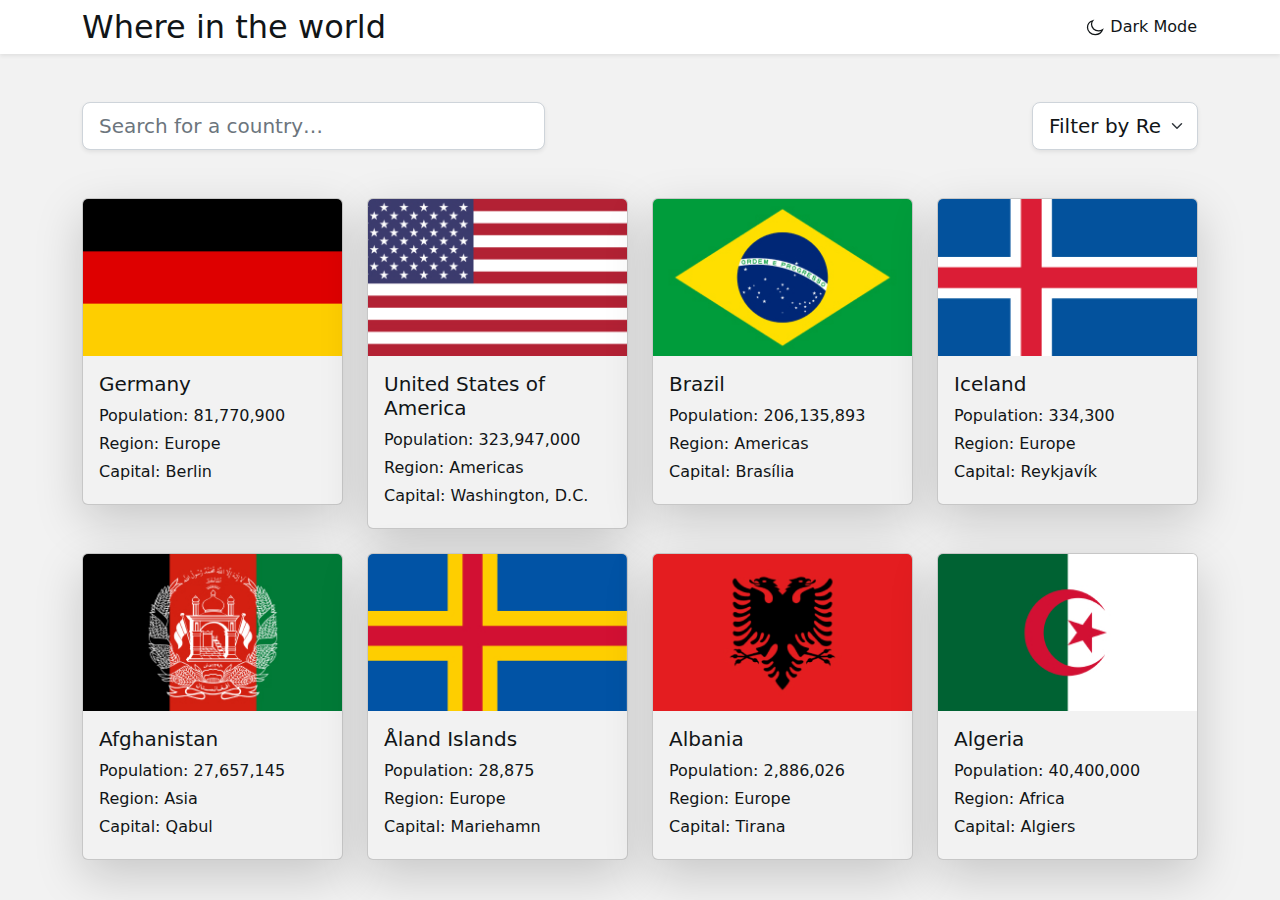
<file: index.html>
<!DOCTYPE html>
<html lang="en">

<head>
    <meta charset="UTF-8">
    <meta http-equiv="X-UA-Compatible" content="IE=edge">
    <meta name="viewport" content="width=device-width, initial-scale=0.9">
    <title>Document</title>
    <link rel="stylesheet" href="./css/style.css">
    <link rel="stylesheet" href="./bootstrap-5.2.2-dist/css/bootstrap.min.css">
</head>

<body class="body">
    <header class="shadow-sm site-header">
        <div class="container">
            <nav class="navbar ">
                <a class="textt h2 m-0 p-0" href="#">Where in the world</a>
                <div class="f-flex">
                    <svg width="18" height="17" viewBox="0 0 18 17" fill="none" xmlns="http://www.w3.org/2000/svg">
                        <path fill-rule="evenodd" clip-rule="evenodd"
                            d="M12.5532 11.815C8.66857 11.815 5.51929 8.92783 5.51929 5.36821C5.51929 4.0253 5.96679 2.78158 6.73143 1.75C3.69036 2.69515 1.5 5.33122 1.5 8.43807C1.5 12.3385 4.94929 15.5 9.20357 15.5C12.5929 15.5 15.4696 13.4932 16.5 10.7045C15.375 11.4048 14.0161 11.815 12.5532 11.815Z"
                            fill="white" stroke="#111517" stroke-width="1.25" />
                    </svg>

                    <button type="button" class="textt btn p-0 nightmod bb">Dark Mode</button>
                </div>
            </nav>
        </div>
    </header>
    <main>
        <section class="pt-5">
            <div class="container">
                <form class="row mb-5 justify-content-between" action="https://echo.htmlacademy.ru/" method="post"
                    autocomplete="off">
                    <div class="col-12 col-lg-10">
                        <input class="inp w-50 form-control form-control-lg shadow-sm ms-0" type="text"
                            placeholder="Search for a country…" aria-label="default input example">
                    </div>
                    <div class="col-12 col-lg-2">
                        <select class="sell form-select form-select-lg shadow-sm " aria-label=".form-select-lg example">
                            <option selected disabled>Filter by Region</option>
                            <option value="1">Africa</option>
                            <option value="2">America</option>
                            <option value="3">Europe</option>
                            <option value="3">Oceania</option>
                        </select>
                    </div>
                </form>

                <div class="row gy-4">
                    <div class="col-12 col-md-6 col-lg-3 col-sm-6">
                        <a class="hoba" href="./about.html">
                            <div class="caca card shadow-lg">
                                <img src="./images/germany.jpg" class="card-img-top" alt="Germany">
                                <div class="card-body">
                                    <h5 class="textt card-title">Germany</h5>
                                    <p class="textt card-text mb-1">
                                        Population: 81,770,900
                                    </p>
                                    <p class="textt card-text mb-1">
                                        Region: Europe
                                    </p>
                                    <p class="textt card-text mb-1">
                                        Capital: Berlin
                                    </p>
                                </div>
                            </div>
                        </a>
                    </div>

                    <div class="col-12 col-md-6 col-lg-3 col-sm-6">
                        <a class="hoba" href="./about.html">
                            <div class="caca card shadow-lg">
                                <img src="./images/us.jpg" class="card-img-top" alt="US">
                                <div class="card-body">
                                    <h5 class="textt card-title">United States of America</h5>
                                    <p class="textt card-text mb-1">
                                        Population: 323,947,000
                                    </p>
                                    <p class="textt card-text mb-1">
                                        Region: Americas
                                    </p>
                                    <p class="textt card-text mb-1">
                                        Capital: Washington, D.C.
                                    </p>
                                </div>
                            </div>
                        </a>
                    </div>

                    <div class="col-12 col-md-6 col-lg-3 col-sm-6">
                        <a class="hoba" href="./about.html">
                            <div class="caca card shadow-lg">
                                <img src="./images/brazil.jpg" class="card-img-top" alt="brazil">
                                <div class="card-body">
                                    <h5 class="textt card-title">Brazil</h5>
                                    <p class="textt card-text mb-1">
                                        Population: 206,135,893
                                    </p>
                                    <p class="textt card-text mb-1">
                                        Region: Americas
                                    </p>
                                    <p class="textt card-text mb-1">
                                        Capital: Brasília
                                    </p>
                                </div>
                            </div>
                        </a>
                    </div>

                    <div class="col-12 col-md-6 col-lg-3 col-sm-6">
                        <a class="hoba" href="./about.html">
                            <div class="caca card shadow-lg">
                                <img src="./images/ice.jpg" class="card-img-top" alt="Iceland">
                                <div class="card-body">
                                    <h5 class="textt card-title">Iceland</h5>
                                    <p class="textt card-text mb-1">
                                        Population: 334,300
                                    </p>
                                    <p class="textt card-text mb-1">
                                        Region: Europe
                                    </p>
                                    <p class="textt card-text mb-1">
                                        Capital: Reykjavík
                                    </p>
                                </div>
                            </div>
                        </a>
                    </div>





                    <div class="col-12 col-md-6 col-lg-3 col-sm-6">
                        <a class="hoba" href="./about.html">
                            <div class="caca card shadow-lg">
                                <img src="./images/afg.jpg" class="card-img-top" alt="Afghanistan">
                                <div class="card-body">
                                    <h5 class="textt card-title">Afghanistan</h5>
                                    <p class="textt card-text mb-1">
                                        Population: 27,657,145
                                    </p>
                                    <p class="textt card-text mb-1">
                                        Region: Asia
                                    </p>
                                    <p class="textt card-text mb-1">
                                        Capital: Qabul
                                    </p>
                                </div>
                            </div>
                        </a>
                    </div>

                    <div class="col-12 col-md-6 col-lg-3 col-sm-6">
                        <a class="hoba" href="./about.html">
                            <div class="caca card shadow-lg">
                                <img src="./images/isl.jpg" class="card-img-top" alt="Åland Islands">
                                <div class="card-body">
                                    <h5 class="textt card-title">Åland Islands</h5>
                                    <p class="textt card-text mb-1">
                                        Population: 28,875
                                    </p>
                                    <p class="textt card-text mb-1">
                                        Region: Europe
                                    </p>
                                    <p class="textt card-text mb-1">
                                        Capital: Mariehamn
                                    </p>
                                </div>
                            </div>
                        </a>
                    </div>

                    <div class="col-12 col-md-6 col-lg-3 col-sm-6">
                        <a class="hoba" href="./about.html">
                            <div class="caca card shadow-lg">
                                <img src="./images/alb.jpg" class="card-img-top" alt="Albania">
                                <div class="card-body">
                                    <h5 class="textt card-title">Albania</h5>
                                    <p class="textt card-text mb-1">
                                        Population: 2,886,026
                                    </p>
                                    <p class="textt card-text mb-1">
                                        Region: Europe
                                    </p>
                                    <p class="textt card-text mb-1">
                                        Capital: Tirana
                                    </p>
                                </div>
                            </div>
                        </a>
                    </div>

                    <div class="col-12 col-md-6 col-lg-3 col-sm-6">
                        <a class="hoba" href="./about.html">
                        <div class="caca card shadow-lg">
                            <img src="./images/alg.jpg" class="card-img-top" alt="Algeria">
                            <div class="card-body">
                                <h5 class="textt card-title">Algeria</h5>
                                <p class="textt card-text mb-1">
                                    Population: 40,400,000
                                </p>
                                <p class="textt card-text mb-1">
                                    Region: Africa
                                </p>
                                <p class="textt card-text mb-1">
                                    Capital: Algiers
                                </p>
                            </div>
                        </div>
                    </a>
                    </div>
                </div>
            </div>
        </section>
    </main>
    <script src="./js/main.js"></script>
</body>

</html>
</file>
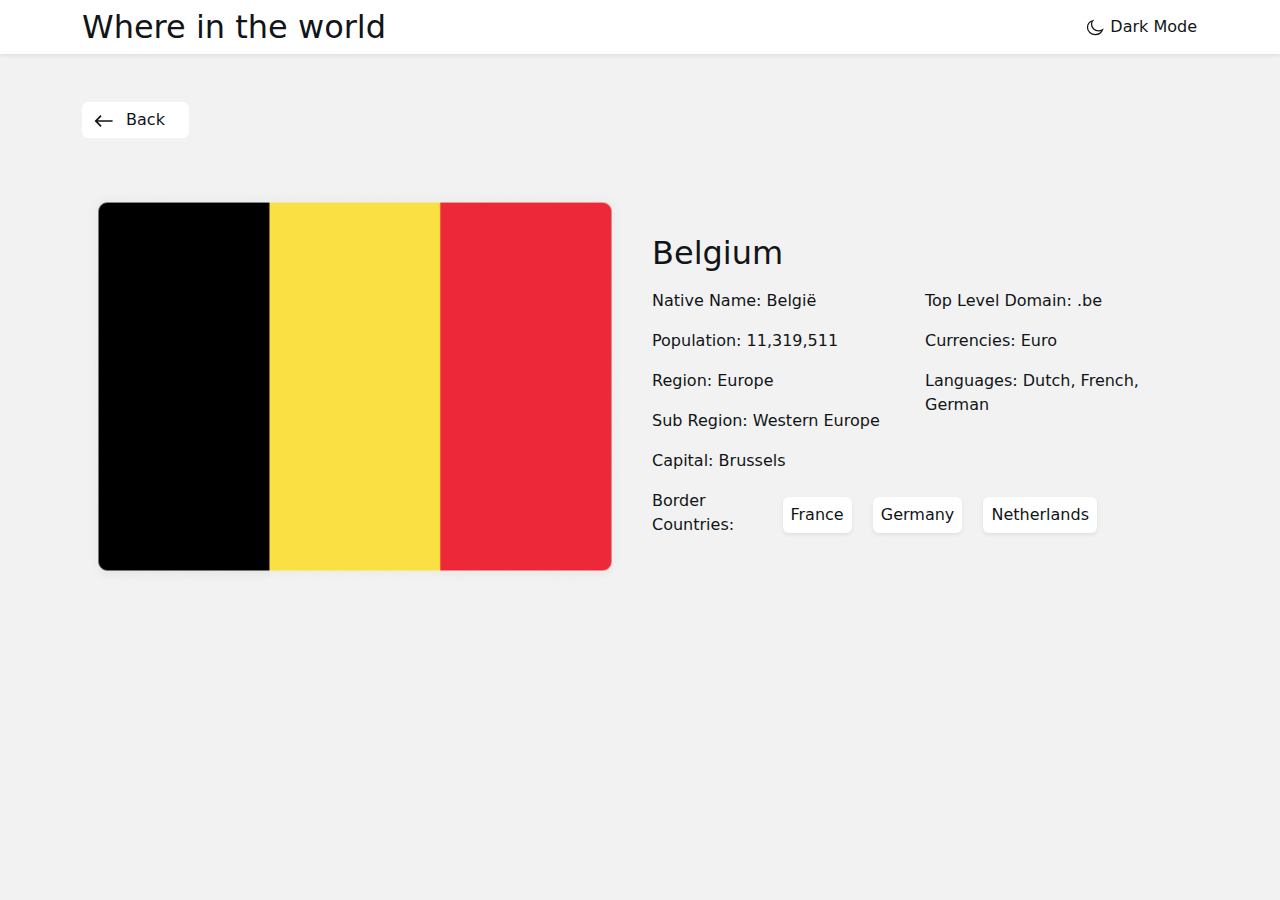
<file: about.html>
<!DOCTYPE html>
<html lang="en">

<head>
    <meta charset="UTF-8">
    <meta http-equiv="X-UA-Compatible" content="IE=edge">
    <meta name="viewport" content="width=device-width, initial-scale=0.9">
    <title>Document</title>
    <link rel="stylesheet" href="./css/style.css">
    <link rel="stylesheet" href="./bootstrap-5.2.2-dist/css/bootstrap.min.css">
</head>

<body class="body">
    <header class="shadow-sm site-header">
        <div class="container">
            <nav class="navbar ">
                <a class="textt h2 m-0 p-0" href="#">Where in the world</a>
                <div class="f-flex">
                    <svg width="18" height="17" viewBox="0 0 18 17" fill="none" xmlns="http://www.w3.org/2000/svg">
                        <path fill-rule="evenodd" clip-rule="evenodd"
                            d="M12.5532 11.815C8.66857 11.815 5.51929 8.92783 5.51929 5.36821C5.51929 4.0253 5.96679 2.78158 6.73143 1.75C3.69036 2.69515 1.5 5.33122 1.5 8.43807C1.5 12.3385 4.94929 15.5 9.20357 15.5C12.5929 15.5 15.4696 13.4932 16.5 10.7045C15.375 11.4048 14.0161 11.815 12.5532 11.815Z"
                            fill="white" stroke="#111517" stroke-width="1.25" />
                    </svg>

                    <button type="button" class="textt btn p-0 nightmod bb">Dark Mode</button>
                </div>
            </nav>
        </div>
    </header>

    <main>
        <section class="pt-5">
            <div class="container">
                <div class="row">
                    <div class="col-12 pb-5">
                        <a class="back btn btn-light pe-4 shadow-md" href="./index.html">
                            <svg class="me-2" width="19" height="12" viewBox="0 0 19 12" fill="none"
                                xmlns="http://www.w3.org/2000/svg">
                                <path fill-rule="evenodd" clip-rule="evenodd"
                                    d="M6.46447 0.107445L7.64298 1.28596L3.75389 5.17504L18.6031 5.17504L18.6031 6.82496L3.75389 6.82496L7.64298 10.714L6.46447 11.8926L0.57191 6L6.46447 0.107445Z"
                                    fill="#111517" />
                            </svg>
                            Back
                        </a>
                    </div>
                    <div class="col-12 col-md-12 col-lg-6">
                        <img src="./images/flag-belgium-big.png" alt="Belgium" width="560" height="401"
                            style="width: 100%;">
                    </div>

                    <div class="row col-12 col-md-12 col-lg-6 py-5">
                        <h2 class="m-0 mb-3 textt">Belgium</h2>
                        <div class="col-12 col-md-12 col-lg-6">
                            <p class="textt">
                                Native Name: België
                            </p>
                            <p class="textt">
                                Population: 11,319,511
                            </p>
                            <p class="textt">
                                Region: Europe
                            </p>
                            <p class="textt">
                                Sub Region: Western Europe
                            </p>
                            <p class="textt">
                                Capital: Brussels
                            </p>
                        </div>

                        <div class="col-12 col-md-12 col-lg-6">
                            <p class="textt">
                                Top Level Domain: .be
                            </p>
                            <p class="textt">
                                Currencies: Euro
                            </p>
                            <p class="textt">
                                Languages: Dutch, French, German
                            </p>
                        </div>
                        <div class="row col-12 d-flex align-items-center">
                            <div class="col-12 col-lg-3">
                                <p class="mb-1 textt">
                                    Border Countries:
                                </p>
                            </div>

                            <div class="col-12 col-lg-9">
                                <a class="btn btn-light shadow-sm px-2 me-3 back" href="#">France</a>
                                <a class="btn btn-light shadow-sm px-2 me-3 back" href="#">Germany</a>
                                <a class="btn btn-light shadow-sm px-2 back" href="#">Netherlands</a>
                            </div>


                            <!-- <p class="m-0 me-3">
                                Border Countries: 
                            </p>
                            <a class="btn btn-light shadow-sm px-4 me-3" href="#">France</a>
                            <a class="btn btn-light shadow-sm px-4 me-3" href="#">Germany</a>
                            <a class="btn btn-light shadow-sm px-4" href="#">Netherlands</a> -->
                        </div>
                    </div>
                </div>
            </div>
        </section>
    </main>
    <script src="./js/main.js"></script>
</body>

</html>
</file>
<file: css/style.css>
.body {
    background-color: var(--bg-color2);
}


:root {
    --bg-color: #FFFFFF;
    --bg-color2: #F2F2F2;
    --t-color: #111517;
}

.dark {
    --bg-color: #2B3844;
    --bg-color2: #202C36;
    --t-color: #FFFFFF;
}

.site-header {
    color: var(--t-color);
    background-color: var(--bg-color);
}

.textt {
    text-decoration: none;
    color: var(--t-color) !important;
}

.bb {
    color: var(--t-color);
}

.caca {
    background-color: var(--bg-color2) !important;
}


.inp {
    background-color: var(--bg-color) !important;
    color: var(--t-color) !important;
}

.sell {
    background-color: var(--bg-color) !important;
    color: var(--t-color) !important;
}

.hoba {
    text-decoration: none;
}

.back {
    color: var(--t-color) !important;
    background-color: var(--bg-color) !important;
    border: none !important;
}
</file>
